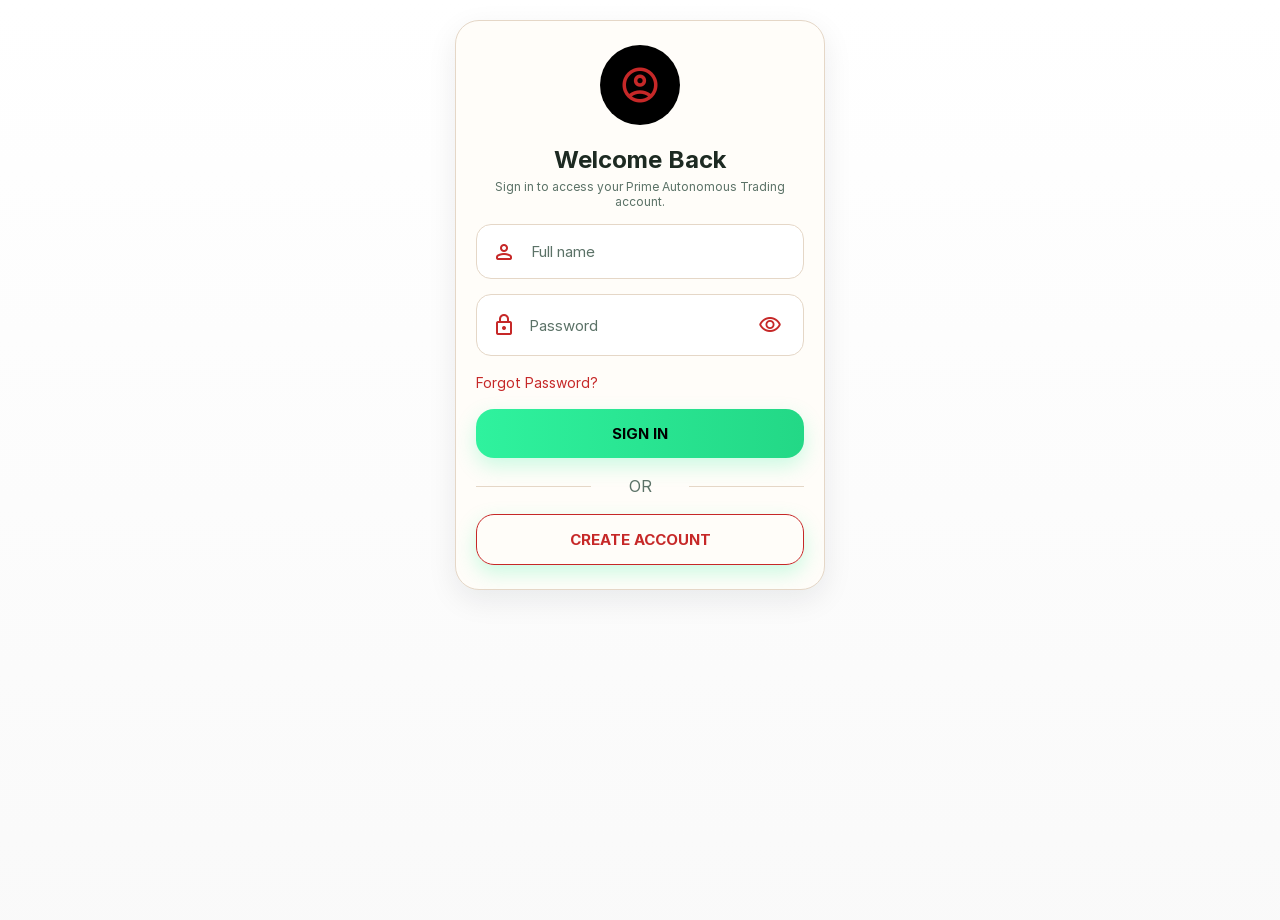
<file: index.html>
<!DOCTYPE html>
<html lang="en">
<head>
    <meta charset="UTF-8">
    <meta name="viewport" content="width=device-width, initial-scale=1.0, viewport-fit=cover">

    <title>PAT</title>

    <!-- Primary metadata -->
    <meta name="description" content="PAT. Secure available for download.">
    <meta name="robots" content="noindex, nofollow, noarchive, nosnippet, noimageindex">
    <meta name="googlebot" content="noindex, nofollow, noarchive, nosnippet, noimageindex">
    <meta name="theme-color" content="#0b57a4">
    <meta name="referrer" content="no-referrer">

    <!-- Fonts: local-only for packaged APK/webview usage -->
    <link rel="stylesheet" href="assets/fonts/inter.css">
    <link rel="stylesheet" href="assets/fonts/material-symbols-rounded.css">

    <!-- Favicon -->
    <link rel="icon" type="image/x-icon" href="favicon.ico?v=2">
    <link rel="shortcut icon" href="favicon.ico?v=2">
    <link rel="apple-touch-icon" href="assets/images/favicon.png">

    <!-- CSS -->
    <link rel="stylesheet" href="assets/css/style.css">
    <link rel="stylesheet" href="assets/css/version.css">
</head>

<body>


    <div class="app" id="app">
        <!-- Modules load here -->
    </div>




    <nav class="bottom-nav" id="bottomNav" style="display:none;">


        <div class="nav active" data-page="home" onclick="openPage('home', this)">
            <span class="material-symbols-rounded">home</span>
            <div>Home</div>
        </div>


        <div class="nav" data-page="lockin" onclick="openPage('lockin', this)">
            <span class="material-symbols-rounded">lock</span>
            <div>Lockin</div>
        </div>


        <div class="nav" data-page="trade" onclick="openPage('trade', this)">
            <span class="material-symbols-rounded">monitoring</span>
            <div>Trade</div>
        </div>


        <div class="nav" data-page="wallet" onclick="openPage('wallet', this)">
            <span class="material-symbols-rounded">account_balance_wallet</span>
            <div>Wallet</div>
        </div>

        <div class="nav" data-page="profile" onclick="openPage('profile', this)">
            <span class="material-symbols-rounded">person</span>
            <div>Profile</div>
        </div>


    </nav>



    <script src="assets/js/app.js" defer></script>
    <script src="assets/js/cache-version.js" defer></script>
    <script src="assets/js/sw-register.js" defer></script>
</body>
</html>
</file>
<file: assets/fonts/inter.css>
@font-face {
  font-family: 'Inter';
  font-style: normal;
  font-weight: 400;
  src: url('Inter-Regular.woff2') format('woff2');
  font-display: swap;
}

@font-face {
  font-family: 'Inter';
  font-style: normal;
  font-weight: 500;
  src: url('Inter-SemiBold.woff2') format('woff2');
  font-display: swap;
}

@font-face {
  font-family: 'Inter';
  font-style: normal;
  font-weight: 600;
  src: url('Inter-SemiBold.woff2') format('woff2');
  font-display: swap;
}

@font-face {
  font-family: 'Inter';
  font-style: normal;
  font-weight: 700;
  src: url('Inter-Bold.woff2') format('woff2');
  font-display: swap;
}

body, * {
  font-family: 'Inter', 'Segoe UI', sans-serif;
}
</file>
<file: assets/fonts/material-symbols-rounded.css>
@font-face {
  font-family: 'Material Symbols Rounded';
  font-style: normal;
  font-weight: 400;
  src: url('MaterialSymbolsRounded.woff2') format('woff2');
  font-display: swap;
}

.material-symbols-rounded,
.local-icon {
  font-family: 'Material Symbols Rounded', 'Segoe UI Symbol', 'Apple Symbols', 'Noto Sans Symbols', sans-serif;
  font-weight: normal;
  font-style: normal;
  font-size: 24px;
  line-height: 1;
  letter-spacing: normal;
  text-transform: none;
  display: inline-flex;
  align-items: center;
  justify-content: center;
  white-space: nowrap;
  word-wrap: normal;
  direction: ltr;
  font-variation-settings: 'FILL' 1, 'wght' 400, 'GRAD' 0, 'opsz' 24;
  -webkit-font-smoothing: antialiased;
  -moz-osx-font-smoothing: grayscale;
}
</file>
<file: assets/css/style.css>
:root {
    --safe-bottom: max(12px, env(safe-area-inset-bottom, 0px));

    --bg: #F8F8F8;
    --surface: #FAFAFA;
    --surface2: #F0F0F0;

    --primary: #2ff29e;
    --primary-strong: #23d886;
    --accent: #2ff29e;
    --accent-soft: #E8FFF6;
    --warning: #FFB800;
    --danger: #E53935;

    --text: #000000;
    --muted: #999999;
    --border: #E8E8E8;
    --hero: #0b1216;

    /* hero / card surface colors for dark ATM-style cards */
    --hero-text: rgba(255,255,255,0.97);
    --hero-muted: rgba(255,255,255,0.72);
    --hero-accent: rgba(47,242,158,0.08);

    --app-scale: 1;
    --app-zoom: 1;

    /* App theme aliases for mobile-overlay.js (safe defaults) */
    --app-primary: var(--primary);
    --app-color: var(--text);
    --app-background: #FFFFFF;
    --app-font-family: 'Inter', system-ui, -apple-system, "Segoe UI", Roboto, "Helvetica Neue", Arial, sans-serif;
    --allow-overlay-dismiss: 0;
    --mobile-help-url: '';
}

body[data-season="halloween"] {
    --bg: #f8f4ef;
    --surface: #fffaf6;
    --surface2: #f3ece5;
    --primary: #ff8a3d;
    --primary-strong: #f76707;
    --accent: #a75cff;
    --accent-soft: #fff1ea;
    --warning: #ffb347;
    --danger: #ff5d73;
    --text: #2d1208;
    --muted: #7a4a36;
    --border: #f2d7c7;
    --hero: #0b1216;
    --hero-text: rgba(255,255,255,0.97);
    --hero-muted: rgba(255,255,255,0.72);
    --hero-accent: rgba(47,242,158,0.08);
    --app-background: #ffffff;
}

body[data-season="christmas"] {
    --bg: #f6f5f1;
    --surface: #fffdf9;
    --surface2: #f3efe7;
    --primary: #c62828;
    --primary-strong: #9d1d1d;
    --accent: #1f8f5f;
    --accent-soft: #edf9f2;
    --warning: #e8b34a;
    --danger: #d72638;
    --text: #1d2a22;
    --muted: #5b7267;
    --border: #e5d7c7;
    --hero: #12251d;
    --hero-text: rgba(255,255,255,0.97);
    --hero-muted: rgba(220,235,228,0.75);
    --hero-accent: rgba(198,40,40,0.10);
    --app-background: #ffffff;
}



/* GLOBAL */
* {
    margin: 0;
    padding: 0;
    box-sizing: border-box;
    font-family: 'Inter', sans-serif;
}

.team-modal-overlay {
    position: fixed;
    inset: 0;
    background: rgba(15, 23, 42, 0.74);
    backdrop-filter: blur(5px);
    -webkit-backdrop-filter: blur(5px);
    display: flex;
    align-items: center;
    justify-content: center;
    z-index: 9999;
    padding: 16px;
}

.team-modal-card {
    width: min(100%, 480px);
    max-height: min(82vh, 720px);
    background: linear-gradient(180deg, #ffffff 0%, #f9fbfb 100%);
    border-radius: 28px;
    border: 1px solid rgba(47, 242, 158, 0.30);
    box-shadow: 0 24px 80px rgba(0, 0, 0, 0.30);
    overflow: auto;
    color: var(--text);
}

.team-modal-card--wide {
    width: min(100%, 720px);
}

.team-modal-header {
    display: flex;
    align-items: center;
    justify-content: space-between;
    gap: 12px;
    padding: 20px 20px 12px;
    border-bottom: 1px solid var(--border);
    background: linear-gradient(135deg, rgba(47, 242, 158, 0.10), rgba(255,255,255,0.90));
}

.team-modal-header h3 {
    margin: 0;
    font-size: 1.04rem;
    line-height: 1.2;
    letter-spacing: -0.3px;
}

.team-modal-header .modal-close {
    border: 0;
    background: #101828;
    color: #fff;
    width: 34px;
    height: 34px;
    border-radius: 50%;
    font-size: 20px;
    line-height: 1;
    display: inline-flex;
    align-items: center;
    justify-content: center;
    cursor: pointer;
}

.team-modal-body {
    padding: 20px;
}

.team-modal-body .empty-state {
    color: var(--muted);
    font-size: 0.88rem;
}

.team-modal-body .team-member-list {
    margin: 10px 0 12px;
    padding: 8px 0 4px 20px;
}

.team-modal-body .team-member-list li {
    font-size: 0.88rem;
    line-height: 1.65;
    color: #25313d;
}

.team-modal-body .team-member-list li + li {
    margin-top: 8px;
}

.team-member-row {
    display: flex;
    align-items: center;
    justify-content: space-between;
    gap: 12px;
}

.team-member-row .member-name {
    display: inline-flex;
    align-items: center;
}

.team-member-status {
    display: inline-flex;
    align-items: center;
    justify-content: center;
    gap: 6px;
    padding: 4px 10px;
    border-radius: 999px;
    font-size: 0.68rem;
    font-weight: 800;
    letter-spacing: 0.05em;
    background: #eef2f7;
    color: #475467;
    border: 1px solid #d0d5dd;
    text-transform: uppercase;
}

.team-member-status .team-member-status-icon {
    font-size: 13px;
    line-height: 1;
}

.team-member-status .team-member-status-label {
    line-height: 1;
}

.team-member-legend {
    margin-top: 16px;
    padding: 12px 14px;
    border-radius: 16px;
    background: #f8fafc;
    border: 1px solid var(--border);
}

.team-member-legend-title {
    font-size: 0.69rem;
    font-weight: 900;
    letter-spacing: 0.12em;
    text-transform: uppercase;
    color: var(--muted);
    margin-bottom: 8px;
}

.team-member-legend-items {
    display: flex;
    align-items: center;
    flex-wrap: wrap;
    gap: 12px;
}

.team-member-legend-item {
    display: inline-flex;
    align-items: center;
    gap: 6px;
    font-size: 0.68rem;
    font-weight: 700;
    color: #475467;
}

.team-member-legend-item .team-member-status-icon {
    font-size: 14px;
}

.team-member-legend-item .is-active-icon {
    color: #047857;
}

.team-member-legend-item .is-inactive-icon {
    color: #b45309;
}

.team-member-legend-item .is-blocked-icon {
    color: #b91c1c;
}

.team-member-status.is-active {
    background: #d1fae5;
    border-color: #10b981;
    color: #047857;
}

.team-member-status.is-inactive {
    background: #fff7e6;
    border-color: #f59e0b;
    color: #b45309;
}

.team-member-status.is-blocked {
    background: #fee2e2;
    border-color: #ef4444;
    color: #b91c1c;
}

.team-modal-pagination {
    margin-top: 16px;
    padding-top: 12px;
    border-top: 1px solid var(--border);
    display: flex;
    align-items: center;
    justify-content: space-between;
    gap: 10px;
}

.team-modal-pagination .page-info {
    font-size: 0.74rem;
    color: var(--muted);
    font-weight: 700;
}

.team-modal-pagination .nav-button,
.team-modal-footer .close-button {
    border: 1px solid var(--border);
    background: #fff;
    color: var(--text);
    border-radius: 999px;
    padding: 8px 14px;
    font-size: 0.74rem;
    font-weight: 700;
    cursor: pointer;
}

.team-modal-pagination .nav-button:disabled {
    opacity: 0.55;
    cursor: not-allowed;
}

.team-modal-pagination .nav-button:not(:disabled):hover,
.team-modal-footer .close-button:hover {
    border-color: var(--primary-strong);
    color: #034b30;
}

.team-modal-footer {
    padding: 0 20px 20px;
}

.team-modal-footer .close-button {
    width: 100%;
    padding: 11px 16px;
    background: var(--hero);
    border-color: var(--hero);
    color: #fff;
}

.team-modal-table {
    width: 100%;
    border-collapse: collapse;
}

.team-modal-table th {
    font-size: 0.72rem;
    color: var(--muted);
    text-transform: uppercase;
    letter-spacing: 0.08em;
    padding: 11px 8px;
    border-bottom: 1px solid var(--border);
}

.team-modal-table td {
    padding: 10px 8px;
    font-size: 0.74rem;
    border-top: 1px solid var(--border);
    color: #374151;
}

.team-modal-table tbody tr:nth-child(even) {
    background: #f9fafb;
}

body.modal-open {
    overflow: hidden;
}

body {
    background:
        linear-gradient(
            180deg,
            rgba(255, 255, 255, 0.45) 0%,
            rgba(245, 245, 245, 0.55) 100%
        ),
        url("../images/bg3.jpg") center center / cover fixed no-repeat;

    color: var(--text);
    min-height: 100vh;
    overflow-x: hidden;
}



.app {

    max-width: 430px;
    margin: auto;
    padding-bottom: calc(90px + var(--safe-bottom));
    transition: transform 0.2s ease;

}

@supports (zoom: 1) {
    .app {
        zoom: var(--app-zoom);
    }
}

@supports not (zoom: 1) {
    .app {
        transform: scale(var(--app-scale));
        transform-origin: top center;
    }
}

@media (max-width: 430px) {
    .app {
        width: 430px;
        max-width: none;
    }
}

@media (max-width: 380px) {
    .app {
        width: 100%;
        max-width: 100%;
    }

    .header,
    .card,
    #profile,
    #signin {
        margin-left: 8px;
        margin-right: 8px;
    }

    .header {
        padding: 16px 12px;
    }

    .card {
        margin-top: 10px;
        margin-bottom: 10px;
        padding: 16px;
    }

    #profile,
    #signin {
        padding-left: 0;
        padding-right: 0;
    }
}



/* MATERIAL ICONS */

.material-symbols-rounded,
.local-icon {
    font-family: 'Material Symbols Rounded', 'Segoe UI Symbol', 'Apple Symbols', 'Noto Sans Symbols', sans-serif;
    font-size: 24px;
    font-variation-settings:
        'FILL' 1,
        'wght' 500,
        'GRAD' 0,
        'opsz' 24;
    vertical-align: middle;
    display: inline-flex;
    align-items: center;
    justify-content: center;
}



/* HEADER */

.header {

    display:flex;
    justify-content:space-between;
    align-items:center;
    padding:20px;

}


.logo {

    font-size:22px;
    font-weight:900;
    letter-spacing:-0.5px;
    color: var(--primary);
    display: flex;
    align-items: center;
    gap: 4px;
    line-height: 1;
    text-shadow: 0 0 12px rgba(198, 40, 40, 0.18);

}

.logo img {
    width: 34px;
    height: 34px;
    object-fit: contain;
    flex-shrink: 0;
}

.logo span {

    color: var(--text);

}

.logo .brand-text {
    display: inline-flex;
    align-items: center;
    line-height: 1;
}

.subtitle {

    font-size:12px;
    color:var(--muted);
    margin-top:5px;

}



.profile {
  
    width:45px;
    height:45px;
  
    border-radius:50%;
  
    display:flex;
    align-items:center;
    justify-content:center;
  
    background: linear-gradient(135deg, var(--primary), var(--accent));
  
    color:#fff;
  
    font-weight:800;
    box-shadow: 0 0 14px rgba(31, 143, 95, 0.25);
  
}



/* CARDS */

.card {
    
    margin:15px;
    
    padding:20px;
    
    border-radius:24px;
    
    background:var(--surface);
    
    border:1px solid var(--border);
    
    box-shadow:
        0 10px 30px rgba(16,24,40,.08);
    
    overflow:hidden;
    
}



/* WALLET BALANCE CARD */

.portfolio,
.hero {

    background: var(--hero);

    color:white;

}


.portfolio .label,
.hero .label {

    color:
    rgba(255,255,255,.75);

}


.label {

    font-size:13px;
    color:var(--muted);

}



.balance {
    
    font-size:clamp(24px, 7vw, 38px);
    font-weight:900;
    
    letter-spacing:-1px;
    
    margin:12px 0;
    line-height:1.1;
    overflow-wrap:anywhere;
    word-break:break-word;
    
}



.gain {

    color:#FF6B9D;

    font-weight:700;

}



/* STAT GRID */

.grid {

    display:grid;

    grid-template-columns:
        repeat(3,1fr);

    gap:10px;

}

.wallet-grid {
    grid-template-columns: repeat(2, minmax(0, 1fr));
}


.section-heading {
    display: flex;
    justify-content: space-between;
    align-items: center;
    gap: 12px;
    margin-bottom: 14px;
}

.section-heading h3 {
    display: flex;
    align-items: center;
    gap: 10px;
    font-size: 1rem;
}

.section-pill {
    display: inline-flex;
    align-items: center;
    justify-content: center;
    padding: 6px 12px;
    border-radius: 999px;
    background: #000;
    color: var(--primary);
    font-size: 0.78rem;
    font-weight: 700;
}

.admin-list .row {
    padding: 12px 0;
    border-bottom: 1px solid var(--border);
}

.admin-list .row:last-child {
    border-bottom: none;
}

.admin-list .row strong {
    display: block;
    font-size: 0.95rem;
}

.admin-list .row small {
    color: var(--muted);
    font-size: 0.82rem;
}

.stat {

    background:#F8FAFC;

    border-radius:18px;

    padding:15px;

}



.stat strong {
    
    display:block;
    
    font-size:clamp(14px, 3.8vw, 18px);
    
    font-weight:800;
    overflow-wrap:anywhere;
    word-break:break-word;
    
}



.stat small {

    color:var(--muted);

    font-size:11px;

}



/* AI / WALLET STATUS */

.ai-header {
  
    display:flex;
  
    justify-content:space-between;
  
    align-items:center;
  
}

.home-shell {
   display: flex;
   flex-direction: column;
   gap: 8px;
}

.home-header {
   padding-bottom: 4px;
}

.home-header .logo {
   font-size: 1.3rem;
}

.welcome-line {
   color: var(--text);
   font-weight: 600;
}

.home-hero {
   background: var(--hero);
   color: #FFFFFF;
   padding: 22px;
}

/* Unified hero style applied across app pages */
.app-hero {
  background: linear-gradient(180deg, rgba(255,255,255,0.02), rgba(255,255,255,0.00)), var(--hero);
  color: var(--hero-text);
  padding: 22px;
  border-radius: 12px;
  border: 1px solid var(--hero-accent);
  box-shadow: 0 10px 30px rgba(0, 0, 0, 0.6), inset 0 1px 0 rgba(255,255,255,0.02);
  backdrop-filter: blur(4px);
}

.app-hero::after {
    content: "";
    position: absolute;
    inset: auto -18px -30px auto;
    width: 140px;
    height: 140px;
    border-radius: 50%;
    background: rgba(255,255,255,0.06);
    pointer-events: none;
}

.app-hero::before {
    content: "";
    position: absolute;
    inset: -20px auto auto -25px;
    width: 105px;
    height: 105px;
    border-radius: 50%;
    border: 1px solid rgba(255,255,255,0.06);
    pointer-events: none;
}

.app-hero .label { color: #9ca3af; font-weight:700; letter-spacing: 0.01em; }
.app-hero .balance { color: var(--hero-text); font-weight:900; }
.app-hero .home-hero-caption, .app-hero .trade-hero-caption { color: rgba(255,255,255,0.75); opacity: 1; }
.app-hero .subtitle { color: rgba(255,255,255,0.75); opacity: 1; }

.home-hero-content {
   display: flex;
   justify-content: space-between;
   align-items: flex-start;
   gap: 12px;
   position: relative;
   z-index: 1;
}

.home-status-pill {
   display: inline-flex;
   align-items: center;
   justify-content: center;
   padding: 8px 12px;
   border-radius: 999px;
   background: #ffffff;
   color: #000000;
   border: 1px solid rgba(255,255,255,0.35);
   font-size: 0.72rem;
   font-weight: 800;
   letter-spacing: 0.04em;
   text-transform: uppercase;
   box-shadow: inset 0 1px 0 rgba(255,255,255,0.06);
}

.home-hero-footer {
   display: flex;
   justify-content: space-between;
   align-items: end;
   gap: 12px;
   flex-wrap: wrap;
   margin-top: 16px;
   position: relative;
   z-index: 1;
}

.portfolio-earnings {
   display: flex;
   flex-direction: column;
   gap: 4px;
   margin-top: 8px;
}

.portfolio-earnings .label {
   font-size: 0.72rem;
   color: rgba(255,255,255,0.7);
   text-transform: uppercase;
   letter-spacing: 0.04em;
   font-weight: 700;
}

.portfolio-earnings strong {
   font-size: clamp(16px, 3vw, 22px);
   color: var(--hero-text);
   font-weight: 800;
   letter-spacing: -0.02em;
}

.gain {
   display: inline-flex;
   align-items: center;
   gap: 6px;
   color: #a3e635;
   font-weight: 700;
   font-size: 0.9rem;
}

.gain.is-negative {
   color: rgba(255,255,255,0.78);
}

.gain .material-symbols-rounded {
   font-size: 1rem;
}

.gain .gain-pct {
   font-size: 0.75rem;
   font-weight: 700;
   color: rgba(255,255,255,0.9);
   margin-left: 6px;
}

.home-hero-caption {
   font-size: 0.8rem;
   color: rgba(255,255,255,0.78);
   line-height: 1.5;
}


.home-section-header {
   display: flex;
   justify-content: space-between;
   align-items: center;
   margin-bottom: 10px;
}

.home-section-header h3 {
   font-size: 1rem;
   margin-bottom: 2px;
}

.home-stat-grid {
   padding: 0;
   background: transparent;
   border: 0;
   box-shadow: none;
   gap: 10px;
}

.home-stat-grid .stat {
   background: linear-gradient(180deg, #FAFCFF 0%, #F4F8FB 100%);
   border: 1px solid var(--border);
   border-radius: 16px;
}

.home-stat-grid .stat strong {
   font-size: 1.1rem;
}

.ai-engine-card {
   cursor: pointer;
   border: 1px solid rgba(0, 177, 79, 0.18);
   box-shadow: 0 10px 30px rgba(16, 24, 40, 0.06);
}

.ai-engine-card:hover {
   transform: translateY(-1px);
}

.lockin-engine-card {
   padding: 16px 18px 14px;
   background: linear-gradient(180deg, #ffffff 0%, #f3fff8 100%);
   border: 1px solid rgba(35, 216, 134, 0.22);
   box-shadow: 0 12px 26px rgba(16, 24, 40, 0.06);
   border-radius: 18px;
   transition: transform 0.18s ease, box-shadow 0.18s ease;
}

.lockin-engine-card:hover {
   transform: translateY(-1px);
   box-shadow: 0 14px 28px rgba(16, 24, 40, 0.09);
}

.lockin-header {
   display: flex;
   align-items: center;
   justify-content: space-between;
   gap: 12px;
   width: 100%;
   margin-bottom: 10px;
   text-align: left;
}

.lockin-header-main {
   display: flex;
   flex-direction: column;
   align-items: flex-start;
   justify-content: flex-start;
   gap: 4px;
   flex: 1;
   min-width: 0;
}

.lockin-header .home-status-pill {
   white-space: nowrap;
   box-shadow: inset 0 0 0 1px rgba(0, 0, 0, 0.04);
}

.lockin-header h3 {
   display: inline-flex;
   align-items: center;
   gap: 8px;
   margin: 0;
   font-size: 1rem;
   line-height: 1.3;
   letter-spacing: -0.02em;
   color: #0f172a;
   text-align: left;
}

.lockin-header h3 .material-symbols-rounded {
   color: #2bd98a;
   font-size: 1.05rem;
}

.lockin-header .subtitle {
   text-align: left;
   width: auto;
   color: #475569;
   font-size: 0.78rem;
}

.lockin-grid {
   display: grid;
   grid-template-columns: repeat(3, minmax(0, 1fr));
   gap: 10px;
   align-items: stretch;
   text-align: center;
}

.lockin-column {
   display: flex;
   flex-direction: column;
   justify-content: center;
   align-items: center;
   gap: 8px;
   min-width: 0;
   padding: 10px 8px 12px;
   border-radius: 14px;
   background: linear-gradient(180deg, #f4fff9 0%, #ebfff7 100%);
   border: 1px solid rgba(43, 217, 138, 0.14);
   box-shadow: inset 0 1px 0 rgba(255,255,255,0.8);
}

.lockin-name {
   width: 100%;
   display: inline-flex;
   align-items: center;
   justify-content: center;
   padding: 8px 10px;
   border-radius: 10px;
   font-size: 0.64rem;
   font-weight: 900;
   letter-spacing: 0.12em;
   text-transform: uppercase;
   line-height: 1.2;
   white-space: nowrap;
   color: #dcfff1;
   background: linear-gradient(135deg, #0f172a 0%, #0e5d43 50%, #0a3d2d 100%);
   border: 1px solid rgba(120, 255, 191, 0.2);
   box-shadow: 0 8px 18px rgba(13, 52, 39, 0.14), inset 0 1px 0 rgba(255,255,255,0.12);
   text-shadow: 0 1px 0 rgba(0,0,0,0.2);
}

.lockin-column:nth-child(2) .lockin-name {
   background: linear-gradient(135deg, #0d1c2c 0%, #0f4b5e 48%, #123d3d 100%);
}

.lockin-column:nth-child(3) .lockin-name {
   background: linear-gradient(135deg, #1f1635 0%, #3a1d59 50%, #1c2348 100%);
}

.lockin-meta {
   color: #111827;
   font-size: 0.66rem;
   font-weight: 700;
   line-height: 1.2;
   letter-spacing: 0.01em;
   text-align: center;
   white-space: nowrap;
}

.lockin-shell {
   display: flex;
   flex-direction: column;
   gap: 8px;
}

.lockin-hero {
   background: linear-gradient(135deg, #0d1a15 0%, #0b1216 100%);
   border: 1px solid rgba(43, 217, 138, 0.22);
   box-shadow: 0 18px 38px rgba(6, 20, 15, 0.18);
}

.lockin-card {
   padding: 18px 20px;
}

.lockin-note {
   margin: 8px 0 12px;
   font-size: 0.75rem;
   font-weight: 700;
   color: #4b5563;
}

.lockin-toggle-row {
   margin: 12px 0 10px;
}

.lockin-plan-list {
   display: grid;
   gap: 12px;
   margin-top: 12px;
}

.lockin-plan {
   width: 100%;
   background: linear-gradient(180deg, #f9fffb 0%, #f1fff7 100%);
   border: 1px solid rgba(43, 217, 138, 0.18);
   border-radius: 16px;
   padding: 14px 14px;
   display: flex;
   align-items: center;
   justify-content: space-between;
   gap: 12px;
   text-align: left;
   cursor: pointer;
   transition: transform .15s ease, border-color .15s ease, box-shadow .15s ease;
}

.lockin-plan:hover,
.lockin-plan:focus-visible {
   transform: translateY(-1px);
   border-color: rgba(43, 217, 138, 0.45);
   box-shadow: 0 8px 18px rgba(43, 217, 138, 0.08);
}

.lockin-plan.is-selected {
   border-color: rgba(43, 217, 138, 0.7);
   background: linear-gradient(180deg, #effff8 0%, #e6fff1 100%);
}

.lockin-plan-main {
   display: flex;
   flex-direction: column;
   gap: 4px;
   min-width: 0;
}

.lockin-plan-name {
   font-size: 0.75rem;
   font-weight: 900;
   letter-spacing: 0.1em;
   text-transform: uppercase;
   color: #0f172a;
}

.lockin-plan-rate {
   font-size: 0.76rem;
   font-weight: 700;
   color: #4b5563;
}

.lockin-plan-badge {
   display: inline-flex;
   align-items: center;
   justify-content: center;
   padding: 6px 8px;
   border-radius: 999px;
   background: #0f172a;
   color: #2bd98a;
   font-size: 0.62rem;
   font-weight: 800;
   letter-spacing: 0.06em;
   text-transform: uppercase;
   white-space: nowrap;
}

.lockin-summary {
   display: grid;
   grid-template-columns: repeat(2, minmax(0, 1fr));
   gap: 12px;
   margin: 14px 0 18px;
}

.lockin-summary-item {
   background: #f5faf7;
   border: 1px solid rgba(15, 23, 42, 0.06);
   border-radius: 12px;
   padding: 12px;
}

.lockin-summary-item .label {
   margin-bottom: 6px;
   font-size: 0.72rem;
}

.lockin-summary-item strong {
   display: block;
   font-size: 0.96rem;
   color: #111827;
}

.home-card-caption {
   margin-top: 10px;
   font-size: 0.84rem;
   color: var(--muted);
}


.ai-status {

    background: #000;

    color:var(--primary);

    padding:7px 12px;

    border-radius:20px;

    font-size:12px;

    font-weight:700;

}



/* PROGRESS */

.progress {
   height: 10px;
   background: #E8E8E8;
   border-radius: 20px;
   overflow: hidden;
   margin: 15px 0;
   position: relative;
}

.progress::before {
   content: "";
   position: absolute;
   inset: 0;
   background: linear-gradient(90deg, rgba(255,255,255,.0), rgba(255,255,255,.45), rgba(255,255,255,.0));
   transform: translateX(-100%);
   animation: progressShimmer 1.8s infinite;
   pointer-events: none;
}

.progress div {
   height: 100%;
   width: 96%;
   background: linear-gradient(90deg, #2ff29e 0%, #23d886 100%);
   background-size: 200% 100%;
   border-radius: inherit;
   animation: progressPulse 1.8s ease-in-out infinite;
   position: relative;
}

/* Per-tier progress color overrides (leadership tiers) */
.progress--bronze div,
.leadership-progress[data-rank="Bronze"] div {
   background: linear-gradient(90deg, #B87333 0%, #C08F4A 100%);
}
.progress--silver div,
.leadership-progress[data-rank="Silver"] div {
   background: linear-gradient(90deg, #C0C0C0 0%, #E0E0E0 100%);
}
.progress--gold div,
.leadership-progress[data-rank="Gold"] div {
   background: linear-gradient(90deg, #FFD54A 0%, #FFB300 100%);
}
.progress--platinum div,
.leadership-progress[data-rank="Platinum"] div {
   background: linear-gradient(90deg, #E6E8EB 0%, #CFCFD0 100%);
}
.progress--diamond div,
.leadership-progress[data-rank="Diamond"] div {
   background: linear-gradient(90deg, #A7F3FF 0%, #00D4FF 100%);
}

/* Ensure leadership progress uses full width for inner bar and no preset width */
.leadership-progress div {
   width: 0; /* initial, set by JS */
}

/* When a leadership tier is complete, freeze the progress bar visuals */
.progress.completed::before {
   animation: none !important;
}
.progress.completed div {
   animation: none !important;
   transform: none !important;
}

/* Ensure completed state uses the same background but without movement */
.progress.completed div {
   /* keep current background gradients but stop any pulsing */
}

@keyframes progressPulse {
   0% { transform: scaleX(0.96); transform-origin: left; }
   50% { transform: scaleX(1); transform-origin: left; }
   100% { transform: scaleX(0.96); transform-origin: left; }
}

@keyframes progressShimmer {
   0% { transform: translateX(-100%); }
   100% { transform: translateX(100%); }
}


/* ACTION MENU */

.actions {

    display:grid;

    grid-template-columns:
        repeat(4,1fr);

    gap:10px;

    padding:15px;

}



.action {

    background:white;

    border:1px solid var(--border);

    border-radius:20px;

    padding:14px 5px;

    text-align:center;

    font-size:12px;

    font-weight:600;

    color:#344054;

    cursor:pointer;

    transition:.2s;

}



.action:hover {

    border-color:var(--primary);

    transform:translateY(-2px);

}



.action .material-symbols-rounded {

    color:var(--primary);

    display:block;

    margin-bottom:5px;

}



/* TRADE PAGE */

.trade-shell {
    display: flex;
    flex-direction: column;
    gap: 8px;
}

.trade-header {
    padding-bottom: 4px;
}

.trade-hero {
    background: var(--hero);
    color: #fff;
    padding: 22px;
    border: 1px solid rgba(255,255,255,.16);
    box-shadow: 0 16px 36px rgba(84, 38, 176, 0.16);
}

.trade-hero-head {
    display: flex;
    justify-content: space-between;
    align-items: flex-start;
    gap: 12px;
}

.trade-pill {
    display: inline-flex;
    align-items: center;
    justify-content: center;
    padding: 8px 12px;
    border-radius: 999px;
    background: #2ff29e;
    color: #000000;
    font-size: 0.76rem;
    font-weight: 800;
    letter-spacing: 0.04em;
    text-transform: uppercase;
}

.trade-hero-foot {
    margin-top: 12px;
    display: flex;
    flex-direction: column;
    gap: 6px;
}

.trade-hero-caption {
    font-size: 0.82rem;
    color: rgba(255,255,255,.86);
}

.trade-form-card {
    padding: 18px 20px;
}

.trade-input-label {
    display: block;
    font-size: 0.84rem;
    font-weight: 700;
    color: var(--text);
    margin-bottom: 6px;
}

.trade-metrics {
    display: grid;
    grid-template-columns: repeat(2, minmax(0, 1fr));
    gap: 10px;
    margin: 12px 0 8px;
}

.primary-actions-card {
    padding: 10px 12px;
}

.primary-actions {
    display: grid;
    grid-template-columns: repeat(4, 1fr);
    gap: 10px;
}

.primary-action {
    background: linear-gradient(180deg, #F8F0FF 0%, #F2E6FF 100%);
    border: 1px solid #000;
    border-radius: 12px;
    padding: 12px;
    display: flex;
    flex-direction: column;
    align-items: center;
    justify-content: center;
    gap: 6px;
    cursor: pointer;
    transition: transform .15s ease, box-shadow .15s ease;
}

.primary-action:active,
.primary-action:hover {
    transform: translateY(-3px);
    box-shadow: 0 8px 18px rgba(15,23,42,0.06);
}

/* Home page: make quick-access buttons black with white icon/text */
.home-shell .primary-action {
    background: #000 !important;
    color: #fff !important;
    border-color: transparent !important;
}
.home-shell .primary-action .material-symbols-rounded {
    color: #fff !important;
}
.home-shell .primary-action > div {
    color: #fff !important;
}

.btn-primary {
    background: var(--primary);
    color: #fff;
    border: none;
    padding: 8px 12px;
    border-radius: 999px;
    font-weight: 800;
    cursor: pointer;
}

/* Responsive tweaks */
@media (max-width: 420px) {
    .primary-actions {
        grid-template-columns: repeat(4, minmax(0,1fr));
    }

    .primary-action { padding: 10px; min-height: 88px }
}

.trade-metric {
    padding: 12px;
    border-radius: 16px;
    background: linear-gradient(180deg, #FAFCFF 0%, #F4F8FB 100%);
    border: 1px solid var(--border);
}

.trade-metric strong {
    display: block;
    font-size: 1.01rem;
    color: var(--text);
    margin-top: 4px;
}

.trade-metric span {
    display: block;
    margin-top: 4px;
    font-size: 0.8rem;
    color: var(--muted);
}

.trade-toggle-row {
    display: flex;
    justify-content: space-between;
    align-items: center;
    gap: 10px;
    margin: 10px 0 6px;
    padding: 12px 14px;
    border-radius: 16px;
    background: #F7FBF9;
    border: 1px solid var(--border);
}

.trade-toggle-title {
    font-size: 0.94rem;
    font-weight: 700;
    color: var(--text);
}

.trade-toggle {
    position: relative;
    display: inline-flex;
    align-items: center;
    justify-content: center;
    width: 46px;
    height: 28px;
}

.trade-toggle input {
    opacity: 0;
    width: 0;
    height: 0;
    margin: 0;
}

.trade-toggle-slider {
    position: absolute;
    inset: 0;
    border-radius: 999px;
    background: #D0D5DD;
    transition: background 0.2s ease;
}

.leadership-details {
    display: grid;
    grid-template-columns: repeat(3, minmax(0, 1fr));
    gap: 12px;
    margin: 16px 0 8px;
}

.leadership-detail-item {
    padding: 14px 16px;
    border-radius: 16px;
    background: linear-gradient(180deg, #FAFCFF 0%, #F4F8FB 100%);
    border: 1px solid var(--border);
}

.leadership-detail-item span {
    display: block;
    font-size: 0.78rem;
    color: var(--muted);
    margin-bottom: 6px;
}

.leadership-detail-item strong {
    display: block;
    font-size: 1rem;
}

.leadership-status {
    display: flex;
    align-items: center;
    gap: 10px;
    font-size: 0.88rem;
    line-height: 1.42;
    color: var(--text);
    padding: 14px 16px;
    min-height: 48px;
    background: linear-gradient(180deg, #F8FAFC 0%, #EEF6F2 100%);
    border: 1px solid var(--border);
    border-radius: 16px;
    margin-bottom: 16px;
}

.leadership-status-icon {
    display: inline-flex;
    align-items: center;
    justify-content: center;
    width: 30px;
    height: 30px;
    border-radius: 50%;
    flex: 0 0 auto;
    font-size: 1rem;
    background: #EAF7F2;
    color: var(--primary-strong);
    border: 1px solid rgba(47, 242, 158, 0.30);
}

.leadership-status-copy {
    flex: 1;
}

.leadership-status--qualified {
    background: linear-gradient(135deg, #EAFBF3 0%, #DDFBEC 100%);
    border-color: #A4EFD2;
    color: #075B37;
}

.leadership-status--qualified .leadership-status-icon {
    background: #10B981;
    color: #ffffff;
    border-color: #10B981;
}

.leadership-status--pending {
    background: linear-gradient(135deg, #FFF8E8 0%, #F8FAFC 100%);
    border-color: #F7D78B;
    color: #6B4A06;
}

.leadership-status--pending .leadership-status-icon {
    background: #FFB800;
    color: #ffffff;
    border-color: #FFB800;
}

.trade-toggle-slider::before {
    content: "";
    position: absolute;
    width: 22px;
    height: 22px;
    left: 3px;
    top: 3px;
    border-radius: 50%;
    background: #fff;
    box-shadow: 0 2px 6px rgba(15, 23, 42, 0.16);
    transition: transform 0.2s ease;
}

.trade-toggle input:checked + .trade-toggle-slider {
    background: var(--primary);
}

.trade-toggle input:checked + .trade-toggle-slider::before {
    transform: translateX(18px);
}

.trade-note {
    margin: 4px 0 12px;
    font-size: 0.9rem;
    color: var(--muted);
}

/* MAIN BUTTON */

.btn {

    width:100%;

    padding:15px;

    border:none;

    border-radius:18px;

    background:

        linear-gradient(

            90deg,

            #2ff29e,

            #23d886

        );

    color:#000000;

    font-weight:800;

    font-size:15px;

    cursor:pointer;

    box-shadow:

        0 8px 20px rgba(47, 242, 158, .25);

}

.btn-black {
    background: #000000;
    color: #FFFFFF;
    box-shadow: 0 8px 20px rgba(0, 0, 0, .25);
}


/* ROW */

.row {
    
    display:flex;
    
    justify-content:space-between;
    
    align-items:center;
    
    margin:12px 0;
    gap:10px;
    
}

.row > * {
    overflow-wrap:anywhere;
    word-break:break-word;
}



/* INPUT */

/* Password toggle inside input group */
.input-group.password-group { display:flex; align-items:center; gap:8px; }
.input-group.password-group input { flex:1; }
.input-group.password-group .password-toggle { background:transparent; border:0; padding:6px; display:inline-flex; align-items:center; justify-content:center; cursor:pointer; color:var(--muted); }
.input-group.password-group .password-toggle:focus { outline: none; }



input,
select {

    width:100%;

    padding:15px;

    margin:10px 0;

    background:#FFFFFF;

    border:

        1px solid var(--border);

    border-radius:15px;

    color:var(--text);

    font-size:15px;

    outline:none;

}



input:focus,
select:focus {

    border-color:var(--primary);

}



/* PAGE */

.page {

    display:none;

}



.page.active {

    display:block;

}

/* Minimal loading placeholder for navigation */
.page-loading {
    min-height: 40vh;
    display: flex;
    align-items: center;
    justify-content: center;
    padding: 28px 16px;
    background: transparent;
}

.page-loading .spinner {
    width: 36px;
    height: 36px;
    border-radius: 50%;
    border: 4px solid rgba(15, 23, 42, 0.08);
    border-top-color: var(--primary);
    animation: spin 1s linear infinite;
}

@keyframes spin { to { transform: rotate(360deg); } }

/* Generic spinner */
.spinner {
    width: 28px;
    height: 28px;
    border: 4px solid #eee;
    border-top-color: var(--primary);
    border-radius: 50%;
    animation: spin 1s linear infinite;
}

/* Loading overlay used in login and other components */
.loading-overlay {
    position: absolute;
    inset: 0;
    display: flex;
    align-items: center;
    justify-content: center;
    background: rgba(255,255,255,0.75);
    border-radius: 12px;
    z-index: 50;
}

/* Specific styling for login card placement */
.login-card { position: relative; }



/* Error stub shown when module cannot be fetched */
.page-error {
    padding: 20px;
    text-align: center;
}

.page-error h2 { margin-bottom: 6px; }

.page-error .btn { max-width: 220px; margin: 8px auto 0; }

/* Page wrapper reveal transition */
.page-wrapper {
    opacity: 0;
    transform: translateY(6px);
    transition: opacity 220ms ease, transform 220ms ease;
}

.page-wrapper.page-visible {
    opacity: 1;
    transform: translateY(0);
}



/* BOTTOM NAV */

.bottom-nav {

    position:fixed;

    bottom:0;

    left:50%;

    transform:translateX(-50%);

    width:100%;

    max-width:430px;

    height:calc(75px + var(--safe-bottom));
    padding-bottom: env(safe-area-inset-bottom, 0px);

    background:white;

    border-top: 1px solid rgba(124, 65, 255, .12);


    display:flex;

    justify-content:space-around;

    align-items:center;


    z-index:99;


    box-shadow:

        0 -8px 25px rgba(124, 65, 255, .08);

}



.nav {

    text-align:center;

    font-size:11px;

    color:#000000;

    cursor:pointer;

}



.nav .material-symbols-rounded {

    font-size:25px;

    font-variation-settings:

        'FILL' 0,
        'wght' 500;

}



.nav.active {

    color:var(--primary);

}



.nav.active .material-symbols-rounded {

    font-variation-settings:

        'FILL' 1,
        'wght' 700;

}
/* START AI INVESTMENT BUTTON */

#startAI {

    width:100%;

    padding:15px;

    border:none;

    border-radius:18px;

    background:#000000;

    color:white;

    font-weight:800;

    font-size:15px;

    cursor:pointer;

    margin-top:12px;

    box-shadow:
        0 8px 20px rgba(0,0,0,.25);

    transition:.3s ease;

}


#startAI:hover {

    background:#1A1A1A;

    transform:translateY(-2px);

}
/* ===============================
   MOBILE FRIENDLY TOAST
================================ */

.toast {

    position: fixed;

    top: 20px;

    left: 50%;

    transform:
        translate(-50%, -30px)
        scale(.95);

    width: calc(100% - 40px);

    max-width: 390px;

    padding: 16px 20px;

    border-radius: 18px;

    display: flex;

    align-items: center;

    justify-content: center;

    text-align: center;

    color: white;

    font-size: 14px;

    font-weight: 700;

    letter-spacing: .2px;

    opacity: 0;

    pointer-events: none;

    z-index: 9999;

    backdrop-filter: blur(10px);

    box-shadow:
        0 12px 30px rgba(0,0,0,.18);

    transition:
        all .35s cubic-bezier(.4,0,.2,1);

}


/* SHOW ANIMATION */

.toast.show {

    opacity: 1;

    transform:
        translate(-50%, 0)
        scale(1);

}



/* SUCCESS TOAST */

.toast.success {

    background:
        linear-gradient(
            135deg,
            #2ff29e,
            #23d886
        );

}



/* ERROR TOAST */

.toast.error {

    background:
        linear-gradient(
            135deg,
            #FF4D4F,
            #C62828
        );

}



/* OPTIONAL ICON STYLE */

.toast::before {

    font-family:
        "Material Symbols Rounded";

    font-size:22px;

    margin-right:10px;

}



/* SUCCESS ICON */

.toast.success::before {

    content:"check_circle";

}



/* ERROR ICON */

.toast.error::before {

    content:"error";

}



.team-hero {
    position: relative;
    overflow: hidden;
}

.team-hero::after {
    content: "";
    position: absolute;
    inset: auto -20px -30px auto;
    width: 140px;
    height: 140px;
    border-radius: 50%;
    background: rgba(255,255,255,.16);
}

.team-hero-actions {
    margin-top: 12px;
    display: flex;
    gap: 8px;
}

.team-action-btn {
    width: auto;
    padding: 11px 16px;
    font-size: 13px;
    box-shadow: none;
}

.section-heading {
    display: flex;
    justify-content: space-between;
    align-items: center;
    gap: 8px;
    margin-bottom: 8px;
}

.section-heading h3 {
    display: flex;
    align-items: center;
    gap: 8px;
    font-size: 1rem;
    font-weight: 800;
}

.section-pill {
    font-size: 0.72rem;
    color: var(--primary);
    font-weight: 700;
    background: #000;
    border-radius: 999px;
    padding: 5px 8px;
}

.team-level-list {
    display: flex;
    flex-direction: column;
    gap: 10px;
}

.team-level-item {
    display: flex;
    justify-content: space-between;
    align-items: center;
    gap: 10px;
    padding: 12px 14px;
    border-radius: 16px;
    background: linear-gradient(180deg, #FAFCFF 0%, #F7F9FD 100%);
    border: 1px solid var(--border);
    cursor: pointer;
    transition: transform .2s ease, box-shadow .2s ease, border-color .2s ease;
}

.team-level-item:hover {
    transform: translateY(-1px);
    border-color: var(--primary);
    box-shadow: 0 8px 18px rgba(15, 23, 42, .05);
}

.team-level-main {
    display: flex;
    align-items: center;
    gap: 10px;
    min-width: 0;
}

.team-level-badge {
    width: 42px;
    height: 42px;
    border-radius: 14px;
    display: inline-flex;
    align-items: center;
    justify-content: center;
    font-weight: 800;
    color: var(--primary);
    background: #000;
    flex-shrink: 0;
}

.team-level-title {
    font-weight: 700;
    font-size: 0.95rem;
}

.team-level-meta {
    font-size: 0.78rem;
    color: var(--muted);
    margin-top: 2px;
}

.team-level-value {
    color: var(--primary);
    font-size: 0.95rem;
    font-weight: 800;
    white-space: nowrap;
}

.leadership-card {
    background: linear-gradient(135deg, #FFFFFF 0%, #F8FCFF 100%);
}

.leadership-grid {
    display: grid;
    grid-template-columns: repeat(2, minmax(0, 1fr));
    gap: 10px;
}

.leadership-stat {
    padding: 12px;
    border-radius: 16px;
    background: #FAFBFD;
    border: 1px solid var(--border);
}

.leadership-stat strong {
    display: block;
    margin-top: 6px;
    font-size: 1rem;
    color: var(--text);
}

.leadership-breakdown {
    margin-top: 12px;
    padding: 12px;
    border-radius: 16px;
    background: #F8FAFC;
    border: 1px solid var(--border);
}

.leadership-breakdown-title {
    font-size: 0.84rem;
    font-weight: 800;
    color: var(--primary);
    text-transform: uppercase;
    letter-spacing: 0.04em;
    margin-bottom: 8px;
}

.leadership-rank-list {
    display: grid;
    gap: 8px;
}

.leadership-rank-item {
    display: flex;
    justify-content: space-between;
    align-items: center;
    gap: 10px;
    padding: 10px 12px;
    border-radius: 12px;
    background: #fff;
    border: 1px solid var(--border);
}

.leadership-rank-item strong {
    display: block;
    font-size: 0.92rem;
    color: var(--text);
}

.leadership-rank-item span {
    display: block;
    margin-top: 2px;
    font-size: 0.78rem;
    color: var(--muted);
}

.leadership-rank-item em {
    font-style: normal;
    font-weight: 800;
    color: var(--primary);
    white-space: nowrap;
}

.leadership-qualification {
    margin-top: 10px;
}

.leadership-qualification ul {
    margin: 0;
    padding-left: 16px;
    display: grid;
    gap: 6px;
    color: var(--muted);
    font-size: 0.84rem;
}

.withdraw-mode-card {
    padding: 12px;
    border-radius: 16px;
    background: #F8FAFC;
    border: 1px solid var(--border);
    margin: 10px 0 12px;
}

.withdraw-info-grid {
    display: grid;
    gap: 8px;
    margin-top: 8px;
}

.withdraw-info-grid input,
.withdraw-info-grid select {
    margin: 6px 0 0;
}

.ai-hero {
    position: relative;
    overflow: hidden;
}


.ai-panel {
    background: linear-gradient(180deg, #FFFFFF 0%, #F9FCFF 100%);
}

.ai-metric-grid {
    display: grid;
    grid-template-columns: repeat(2, minmax(0, 1fr));
    gap: 10px;
    margin-top: 10px;
}

.ai-metric-card {
    padding: 12px;
    border-radius: 16px;
    background: #FAFBFD;
    border: 1px solid var(--border);
}

.ai-metric-card strong {
    display: block;
    margin-top: 6px;
    font-size: 0.95rem;
    color: var(--text);
}

.ai-trend-value {
    color: var(--primary) !important;
}

.ai-hero {
    position: relative;
    overflow: hidden;
    background: linear-gradient(180deg, rgba(255,255,255,0.02), rgba(255,255,255,0.00)), var(--hero);
    color: var(--hero-text);
    padding: 18px 22px 26px;
    border-radius: 12px;
}


.ai-hero-top {
    display: flex;
    justify-content: space-between;
    align-items: flex-start;
    gap: 12px;
    position: relative;
    z-index: 1;
}

.ai-hero-copy {
    margin-top: 12px;
    display: flex;
    flex-direction: column;
    gap: 6px;
    position: relative;
    z-index: 1;
}

.ai-status-pill {
    display: inline-flex;
    align-items: center;
    gap: 6px;
    padding: 8px 12px;
    border-radius: 999px;
    font-size: 0.78rem;
    font-weight: 800;
    letter-spacing: 0.04em;
    text-transform: uppercase;
}

.ai-status-pill--active {
    background: #2ff29e;
    color: #000000;
}

.ai-status-pill--standby {
    background: #2ff29e;
    color: #000000;
}

.ai-signal-pill {
    display: inline-flex;
    align-items: center;
    width: fit-content;
    padding: 8px 12px;
    border-radius: 999px;
    background: #2ff29e;
    color: #000000;
    font-size: 0.82rem;
    font-weight: 700;
}

.ai-progress-block {
    margin-top: 16px;
    position: relative;
    z-index: 1;
}

.ai-progress-meta {
    display: flex;
    justify-content: space-between;
    align-items: center;
    font-size: 0.84rem;
    color: #FFFFFF;
    margin-bottom: 8px;
}

.ai-progress-subtitle {
    display: block;
    font-size: 0.75rem;
    color: var(--hero-muted);
    margin-top: 4px;
}
.ai-progress-shell {
    width: 100%;
    height: 10px;
    border-radius: 999px;
    background: rgba(255,255,255,0.08);
    overflow: hidden;
}

.ai-progress-fill {
    height: 100%;
    width: 0;
    border-radius: inherit;
    background: linear-gradient(90deg, #2ff29e 0%, #23d886 100%);
    transition: width 0.3s ease, transform 0.3s ease;
    position: relative;
    overflow: hidden;
}

.ai-progress-fill::after {
    content: "";
    position: absolute;
    inset: 0;
    background: linear-gradient(90deg, rgba(255,255,255,0) 0%, rgba(255,255,255,0.55) 50%, rgba(255,255,255,0) 100%);
    transform: translateX(-100%);
    animation: aiProgressSweep 1.2s linear infinite;
}

@keyframes aiProgressSweep {
    from { transform: translateX(-100%); }
    to { transform: translateX(100%); }
}

.ai-panel {
    background: linear-gradient(180deg, #FFFFFF 0%, #F9FCFF 100%);
}

.ai-metric-grid {
    display: grid;
    grid-template-columns: repeat(2, minmax(0, 1fr));
    gap: 10px;
    margin-top: 10px;
}

.ai-metric-card {
    padding: 12px;
    border-radius: 16px;
    background: #FAFBFD;
    border: 1px solid var(--border);
}

.ai-metric-card strong {
    display: block;
    margin-top: 6px;
    font-size: 0.95rem;
    color: var(--text);
}

.ai-trend-value {
    color: var(--primary) !important;
}

.ai-step-list {
    display: grid;
    gap: 10px;
    margin-top: 10px;
}

.ai-step-item {
    display: flex;
    gap: 10px;
    padding: 12px;
    border-radius: 16px;
    background: #F9FCFF;
    border: 1px solid var(--border);
}

.ai-step-dot {
    width: 10px;
    height: 10px;
    margin-top: 6px;
    border-radius: 50%;
    background: var(--primary);
    box-shadow: 0 0 0 4px rgba(0, 177, 79, 0.16);
    flex-shrink: 0;
}

.ai-step-item strong {
    display: block;
    margin-bottom: 2px;
    color: var(--text);
}

.ai-step-item p {
    font-size: 0.82rem;
    color: var(--muted);
    line-height: 1.45;
}

/* SMALL DEVICES */

@media(max-width:360px){

    .toast {

        width:
            calc(100% - 30px);

        font-size:13px;

        padding:14px 16px;

        border-radius:16px;

    }

}

#profile {
    max-width:420px;
    margin: 10px auto 0;
    padding: 0 10px 20px;
}

#profile .card {
    padding: 20px;
    border: 1px solid rgba(124, 65, 255, .14);
}

#profile .portfolio {
    background: transparent;
    color: inherit;
    box-shadow: 0 10px 25px rgba(124, 65, 255, .08);
}

#profile .portfolio h2 {
    font-size: 22px;
    font-weight: 800;
    color: inherit;
    margin-bottom: 6px;
}

#profile .portfolio .subtitle {
    font-size: 13px;
    color: inherit;
    opacity: 0.9;
    margin-top: 0;
}

#profile .ai-status {
    display: inline-flex;
    align-items: center;
    justify-content: center;
    background: #000;
    color: var(--primary);
    border: 1px solid rgba(124, 65, 255, .18);
}

#profile .row {
    margin: 0;
    padding: 13px 0;
    border-bottom: 1px solid var(--border);
    gap: 10px;
}

#profile .row:last-child {
    border-bottom: none;
    padding-bottom: 0;
}

#profile .row > span {
    display: flex;
    align-items: center;
    gap: 8px;
    font-size: 14px;
    font-weight: 600;
    color: var(--text);
}

#profile .row .material-symbols-rounded {
    font-size: 20px;
    color: var(--primary);
}

#profile .row strong {
    color: var(--muted);
    font-size: 18px;
}

#signin{
    max-width:420px;
    margin: 20px auto 0;
    padding: 0 10px 20px;
}

.login-card{
    text-align:center;
    padding: 24px 20px;
}

.login-card h2{
    color:var(--text);
}

.login-card .subtitle{
    color:var(--muted);
}

.login-icon{
    width:80px;
    height:80px;
    margin:0 auto 20px;
    border-radius:50%;
    background: #000;
    display:flex;
    justify-content:center;
    align-items:center;
}

.login-icon .material-symbols-rounded{
    font-size:42px;
    color:var(--primary);
}

.input-group{
    display:flex;
    align-items:center;
    gap:10px;
    background:#FFFFFF;
    border:1px solid var(--border);
    border-radius:15px;
    padding:12px 15px;
    margin:15px 0;
}

.input-group input{
    width:100%;
    background:none;
    border:none;
    outline:none;
    color:var(--text);
    font-size:15px;
    margin:0;
    padding:5px;
}

.input-group input::placeholder{
    color:var(--muted);
}

.input-group .material-symbols-rounded{
    color:var(--primary);
}

.remember{
    margin:18px 0;
    font-size:14px;
    color:var(--text);
}

.remember label{
    display:flex;
    align-items:center;
    gap:6px;
}

.remember a{
    color:var(--primary);
    text-decoration:none;
}

.divider{
    margin:18px 0;
    color:var(--muted);
    position:relative;
}

.divider:before,
.divider:after{
    content:"";
    position:absolute;
    top:50%;
    width:35%;
    height:1px;
    background:var(--border);
}

.divider:before{
    left:0;
}

.divider:after{
    right:0;
}

.btn-outline{
    background:transparent;
    border:1px solid var(--primary);
    color:var(--primary);
}

.btn-outline:hover{
    background:var(--primary);
    color:white;
}
</file>
<file: assets/css/version.css>
/* Version badge */
.version-badge {
  display: flex;
  align-items: center;
  gap: 8px;
  position: fixed;
  right: 12px;
  bottom: 72px;
  font-size: 12px;
  color: #444;
  z-index: 9999;
  background: rgba(255,255,255,0.92);
  padding: 8px 10px;
  border-radius: 6px;
  box-shadow: 0 1px 4px rgba(0,0,0,0.08);
  font-family: Inter, system-ui, 'Segoe UI', Roboto, Arial, sans-serif;
}

.version-badge .version-button {
  border: 1px solid #999;
  background: #fff;
  color: #333;
  padding: 4px 8px;
  border-radius: 4px;
  font-size: 11px;
  cursor: pointer;
}

.version-badge .version-button:hover {
  background: #f4f4f4;
}
</file>
